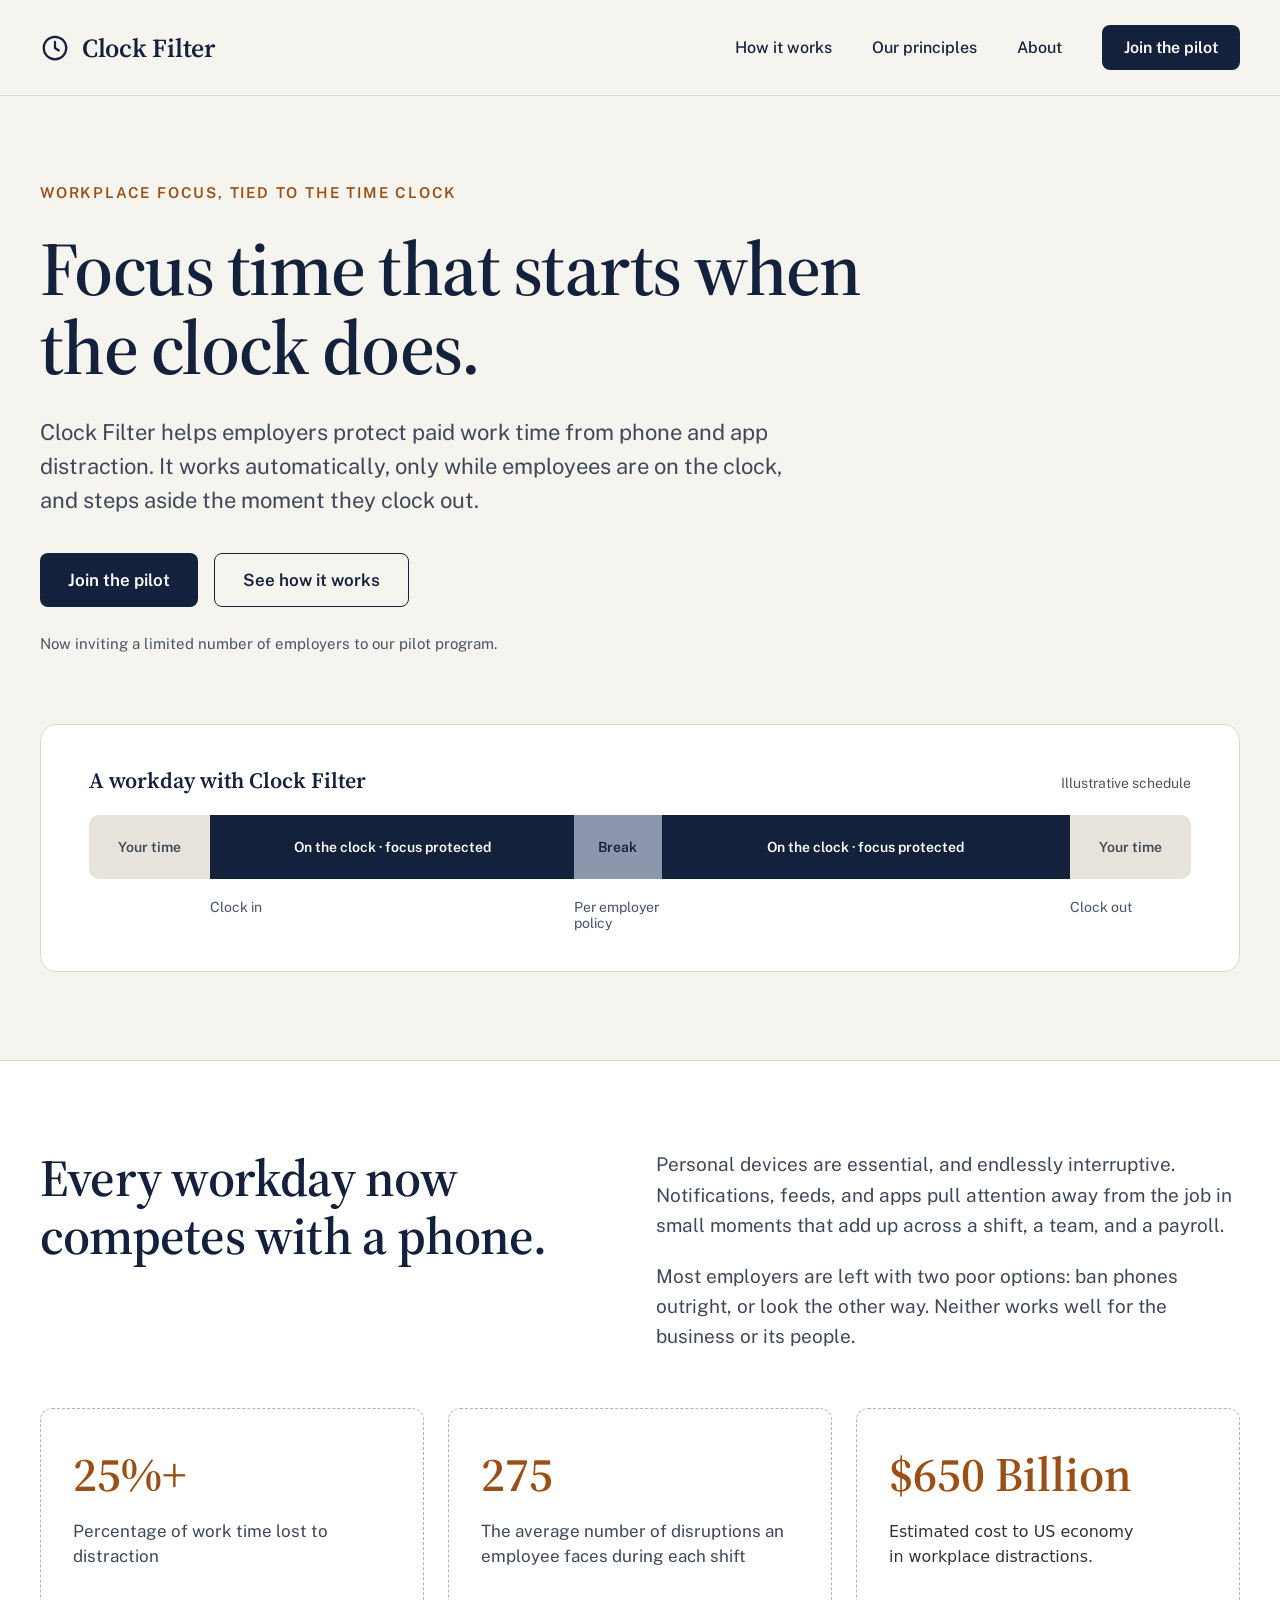
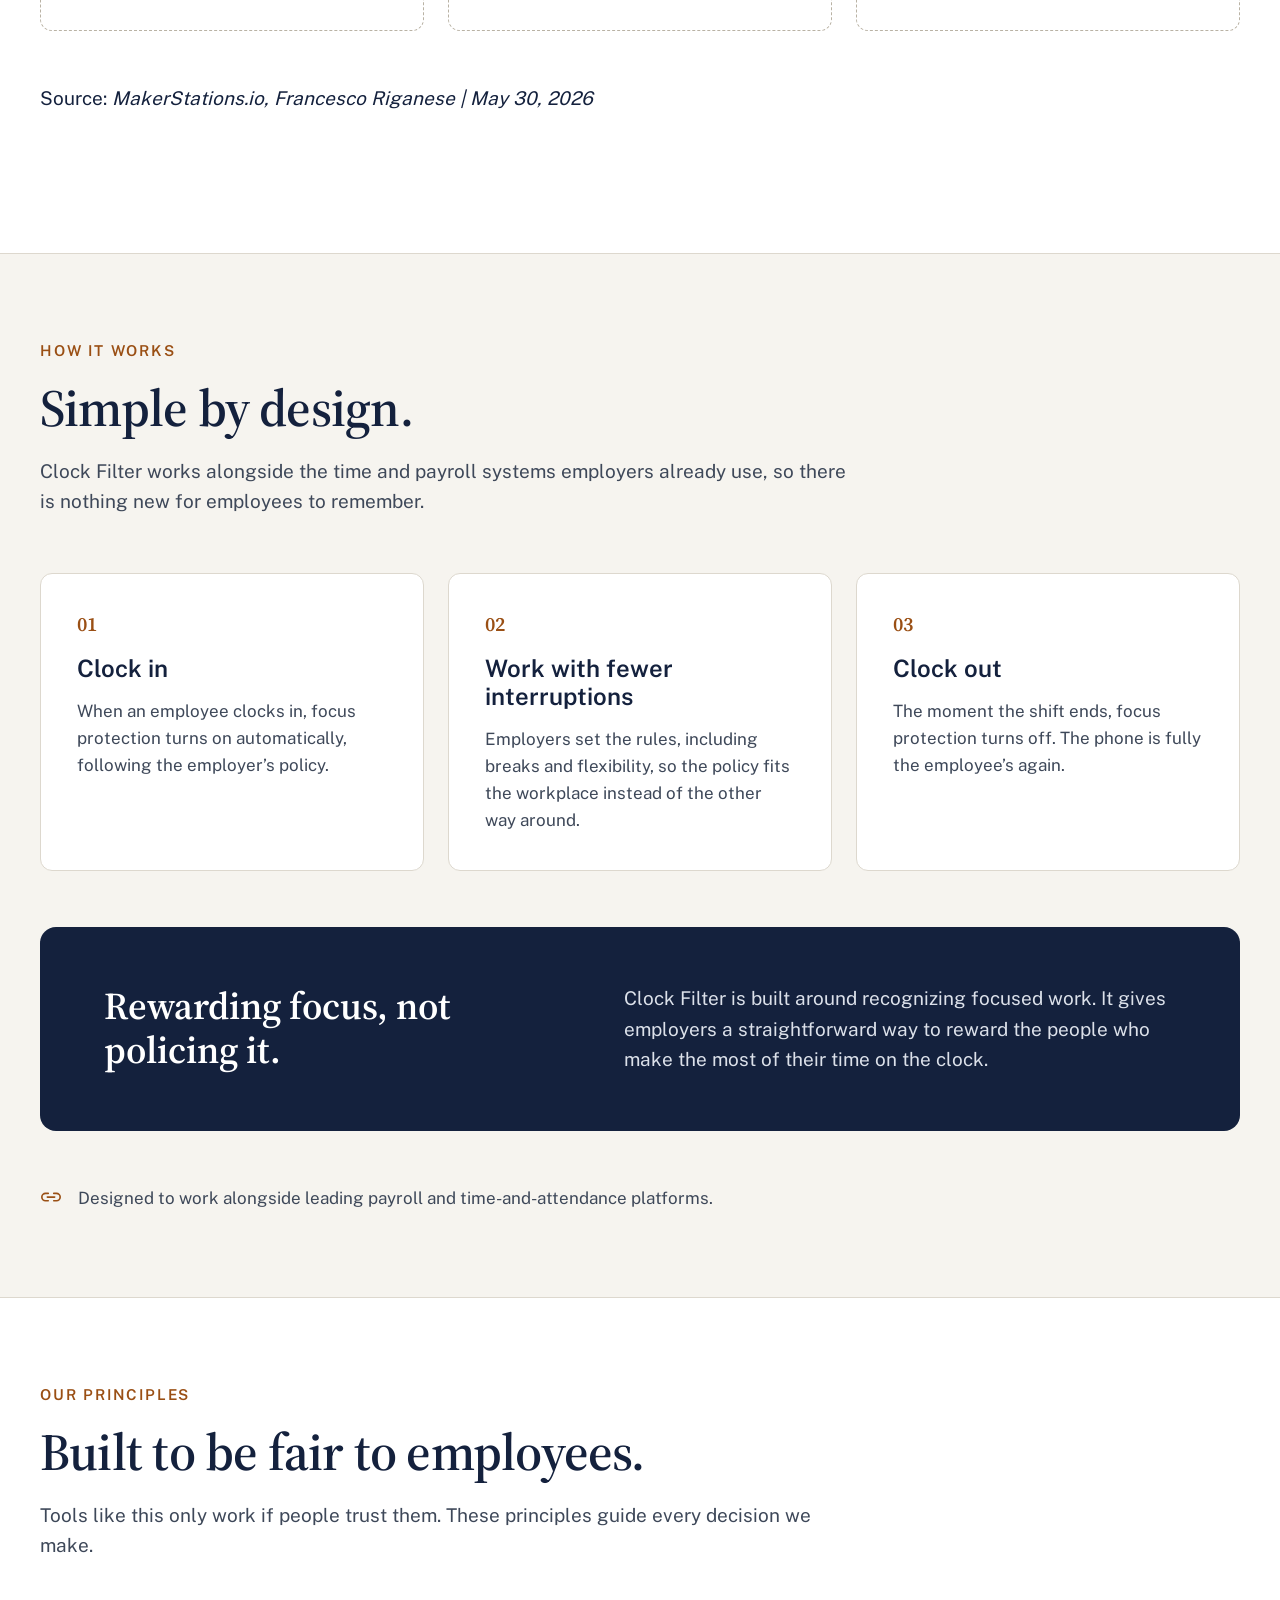
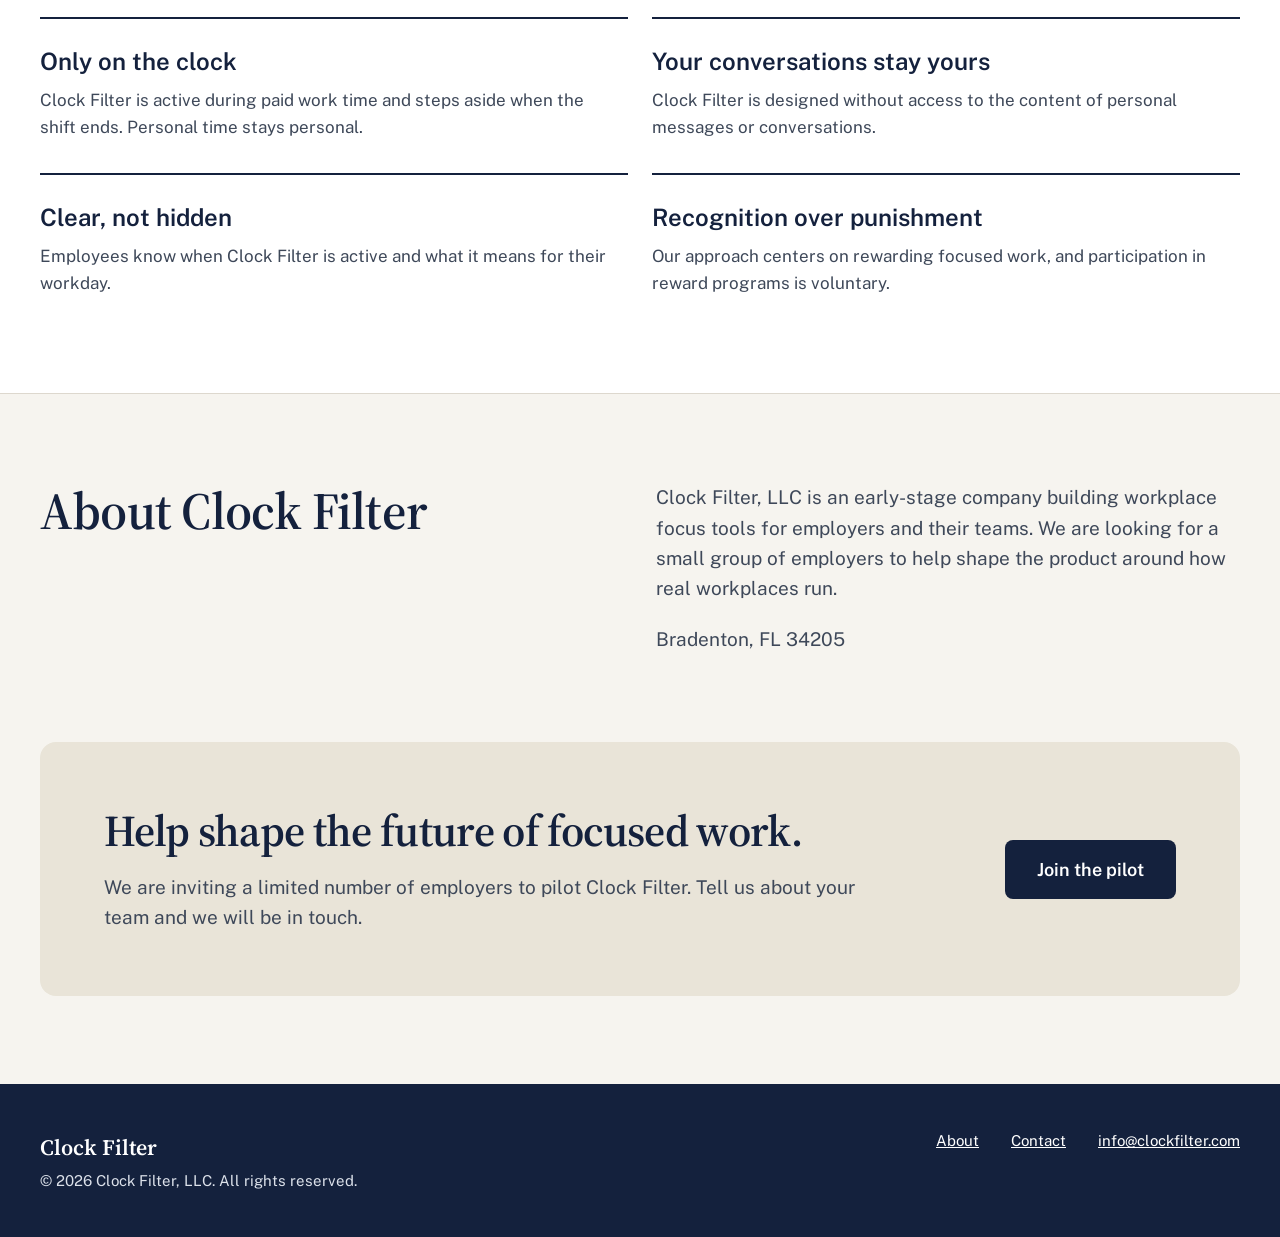
<file: index.html>
<!DOCTYPE html>
<html lang="en"><head>
<meta charset="utf-8">
<meta name="viewport" content="width=device-width, initial-scale=1">
<meta name="description" content="Clock Filter helps employers protect focus during paid work time and steps aside when the shift ends. Join our employer pilot.">
<link rel="icon" type="image/svg+xml" href="favicon.svg">
<link rel="canonical" href="https://clockfilter.com/">
<title>Clock Filter — Home</title>

<link rel="stylesheet" href="home.css">
</head>
<body>


<style>/* vietnamese */
@font-face {
  font-family: 'Public Sans';
  font-style: normal;
  font-weight: 400;
  font-display: swap;
  src: url("assets/fonts/public-sans-vietnamese.woff2") format('woff2');
  unicode-range: U+0102-0103, U+0110-0111, U+0128-0129, U+0168-0169, U+01A0-01A1, U+01AF-01B0, U+0300-0301, U+0303-0304, U+0308-0309, U+0323, U+0329, U+1EA0-1EF9, U+20AB;
}
/* latin-ext */
@font-face {
  font-family: 'Public Sans';
  font-style: normal;
  font-weight: 400;
  font-display: swap;
  src: url("assets/fonts/public-sans-latin-ext.woff2") format('woff2');
  unicode-range: U+0100-02BA, U+02BD-02C5, U+02C7-02CC, U+02CE-02D7, U+02DD-02FF, U+0304, U+0308, U+0329, U+1D00-1DBF, U+1E00-1E9F, U+1EF2-1EFF, U+2020, U+20A0-20AB, U+20AD-20C4, U+2113, U+2C60-2C7F, U+A720-A7FF;
}
/* latin */
@font-face {
  font-family: 'Public Sans';
  font-style: normal;
  font-weight: 400;
  font-display: swap;
  src: url("assets/fonts/public-sans-latin.woff2") format('woff2');
  unicode-range: U+0000-00FF, U+0131, U+0152-0153, U+02BB-02BC, U+02C6, U+02DA, U+02DC, U+0304, U+0308, U+0329, U+2000-206F, U+20AC, U+2122, U+2191, U+2193, U+2212, U+2215, U+FEFF, U+FFFD;
}
/* vietnamese */
@font-face {
  font-family: 'Public Sans';
  font-style: normal;
  font-weight: 500;
  font-display: swap;
  src: url("assets/fonts/public-sans-vietnamese.woff2") format('woff2');
  unicode-range: U+0102-0103, U+0110-0111, U+0128-0129, U+0168-0169, U+01A0-01A1, U+01AF-01B0, U+0300-0301, U+0303-0304, U+0308-0309, U+0323, U+0329, U+1EA0-1EF9, U+20AB;
}
/* latin-ext */
@font-face {
  font-family: 'Public Sans';
  font-style: normal;
  font-weight: 500;
  font-display: swap;
  src: url("assets/fonts/public-sans-latin-ext.woff2") format('woff2');
  unicode-range: U+0100-02BA, U+02BD-02C5, U+02C7-02CC, U+02CE-02D7, U+02DD-02FF, U+0304, U+0308, U+0329, U+1D00-1DBF, U+1E00-1E9F, U+1EF2-1EFF, U+2020, U+20A0-20AB, U+20AD-20C4, U+2113, U+2C60-2C7F, U+A720-A7FF;
}
/* latin */
@font-face {
  font-family: 'Public Sans';
  font-style: normal;
  font-weight: 500;
  font-display: swap;
  src: url("assets/fonts/public-sans-latin.woff2") format('woff2');
  unicode-range: U+0000-00FF, U+0131, U+0152-0153, U+02BB-02BC, U+02C6, U+02DA, U+02DC, U+0304, U+0308, U+0329, U+2000-206F, U+20AC, U+2122, U+2191, U+2193, U+2212, U+2215, U+FEFF, U+FFFD;
}
/* vietnamese */
@font-face {
  font-family: 'Public Sans';
  font-style: normal;
  font-weight: 600;
  font-display: swap;
  src: url("assets/fonts/public-sans-vietnamese.woff2") format('woff2');
  unicode-range: U+0102-0103, U+0110-0111, U+0128-0129, U+0168-0169, U+01A0-01A1, U+01AF-01B0, U+0300-0301, U+0303-0304, U+0308-0309, U+0323, U+0329, U+1EA0-1EF9, U+20AB;
}
/* latin-ext */
@font-face {
  font-family: 'Public Sans';
  font-style: normal;
  font-weight: 600;
  font-display: swap;
  src: url("assets/fonts/public-sans-latin-ext.woff2") format('woff2');
  unicode-range: U+0100-02BA, U+02BD-02C5, U+02C7-02CC, U+02CE-02D7, U+02DD-02FF, U+0304, U+0308, U+0329, U+1D00-1DBF, U+1E00-1E9F, U+1EF2-1EFF, U+2020, U+20A0-20AB, U+20AD-20C4, U+2113, U+2C60-2C7F, U+A720-A7FF;
}
/* latin */
@font-face {
  font-family: 'Public Sans';
  font-style: normal;
  font-weight: 600;
  font-display: swap;
  src: url("assets/fonts/public-sans-latin.woff2") format('woff2');
  unicode-range: U+0000-00FF, U+0131, U+0152-0153, U+02BB-02BC, U+02C6, U+02DA, U+02DC, U+0304, U+0308, U+0329, U+2000-206F, U+20AC, U+2122, U+2191, U+2193, U+2212, U+2215, U+FEFF, U+FFFD;
}





/* latin */
@font-face {
  font-family: 'Source Serif 4';
  font-style: normal;
  font-weight: 400;
  font-display: swap;
  src: url("assets/fonts/source-serif-latin.woff2") format('woff2');
  unicode-range: U+0000-00FF, U+0131, U+0152-0153, U+02BB-02BC, U+02C6, U+02DA, U+02DC, U+0304, U+0308, U+0329, U+2000-206F, U+20AC, U+2122, U+2191, U+2193, U+2212, U+2215, U+FEFF, U+FFFD;
}





/* latin */
@font-face {
  font-family: 'Source Serif 4';
  font-style: normal;
  font-weight: 600;
  font-display: swap;
  src: url("assets/fonts/source-serif-latin.woff2") format('woff2');
  unicode-range: U+0000-00FF, U+0131, U+0152-0153, U+02BB-02BC, U+02C6, U+02DA, U+02DC, U+0304, U+0308, U+0329, U+2000-206F, U+20AC, U+2122, U+2191, U+2193, U+2212, U+2215, U+FEFF, U+FFFD;
}
</style>
<style>
body{margin:0;background:#F6F4EF;font-family:"Public Sans",system-ui,-apple-system,"Segoe UI",sans-serif;color:#14213D}
a{color:#14213D}a:hover{color:#9A4F14}
</style>

<div style="width: 1440px; height: 4100px; box-sizing: border-box; display: flex; flex-direction: column; background: #F6F4EF; color: #14213D; font-family: 'Public Sans', system-ui, sans-serif" class="page">

<header style="height: 96px; box-sizing: border-box; padding: 0 120px; display: flex; align-items: center; justify-content: space-between; border-bottom: 1px solid #DDD8CE">
<a href="#top" style="display: flex; align-items: center; gap: 12px; text-decoration: none; color: #14213D">
<svg width="30" height="30" viewBox="0 0 24 24" fill="none" stroke="currentColor" stroke-width="1.8" stroke-linecap="round" stroke-linejoin="round" aria-hidden="true"><circle cx="12" cy="12" r="9"></circle><path d="M12 7v5l3 2"></path></svg>
<span style="font-family: 'Source Serif 4', Georgia, serif; font-size: 26px; font-weight: 600; letter-spacing: -0.01em">Clock Filter</span>
</a>
<nav style="display: flex; align-items: center; gap: 40px; font-size: 16px; font-weight: 500">
<a href="#how" style="text-decoration: none">How it works</a>
<a href="#fair" style="text-decoration: none">Our principles</a>
<a href="#about" style="text-decoration: none">About</a>
<a href="#cta" style="text-decoration: none; background: #14213D; color: #FFFFFF; padding: 13px 22px; border-radius: 8px; font-weight: 600">Join the pilot</a>
</nav>
</header>

<section id="top" style="padding: 112px 120px 120px; display: flex; flex-direction: column; gap: 72px">
<div style="display: flex; flex-direction: column; gap: 28px; max-width: 900px">
<div style="font-size: 15px; font-weight: 600; letter-spacing: 0.12em; text-transform: uppercase; color: #9A4F14">Workplace focus, tied to the time clock</div>
<h1 style="margin: 0; font-family: 'Source Serif 4', Georgia, serif; font-weight: 600; font-size: 76px; line-height: 1.04; letter-spacing: -0.02em">Focus time that starts when the clock does.</h1>
<p style="margin: 0; font-size: 22px; line-height: 1.55; color: #3E4859; max-width: 760px">Clock Filter helps employers protect paid work time from phone and app distraction. It works automatically, only while employees are on the clock, and steps aside the moment they clock out.</p>
<div style="display: flex; gap: 16px; align-items: center; margin-top: 8px">
<a href="#cta" style="text-decoration: none; background: #14213D; color: #FFFFFF; padding: 17px 28px; border-radius: 8px; font-size: 17px; font-weight: 600">Join the pilot</a>
<a href="#how" style="text-decoration: none; border: 1px solid #14213D; padding: 16px 28px; border-radius: 8px; font-size: 17px; font-weight: 600">See how it works</a>
</div>
<div style="font-size: 15px; color: #4A5468">Now inviting a limited number of employers to our pilot program.</div>
</div>

<div style="background: #FFFFFF; border: 1px solid #DDD8CE; border-radius: 16px; padding: 40px 48px; display: flex; flex-direction: column; gap: 20px">
<div style="display: flex; justify-content: space-between; align-items: baseline">
<div style="font-family: 'Source Serif 4', Georgia, serif; font-size: 22px; font-weight: 600">A workday with Clock Filter</div>
<div style="font-size: 14px; color: #4A5468">Illustrative schedule</div>
</div>
<div style="display: flex; height: 64px; border-radius: 10px; overflow: hidden; font-size: 14px; font-weight: 600">
<div style="width: 11%; background: #E7E3DA; color: #3E4859; display: flex; align-items: center; justify-content: center">Your time</div>
<div style="width: 33%; background: #14213D; color: #FFFFFF; display: flex; align-items: center; justify-content: center">On the clock · focus protected</div>
<div style="width: 8%; background: #8C97AE; color: #14213D; display: flex; align-items: center; justify-content: center">Break</div>
<div style="width: 37%; background: #14213D; color: #FFFFFF; display: flex; align-items: center; justify-content: center">On the clock · focus protected</div>
<div style="width: 11%; background: #E7E3DA; color: #3E4859; display: flex; align-items: center; justify-content: center">Your time</div>
</div>
<div style="display: flex; font-size: 14px; color: #4A5468">
<div style="width: 11%">&nbsp;</div>
<div style="width: 33%">Clock in</div>
<div style="width: 8%">Per employer policy</div>
<div style="width: 37%">&nbsp;</div>
<div style="width: 11%">Clock out</div>
</div>
</div>
</section>

<section id="problem" style="padding: 112px 120px; background: #FFFFFF; border-top: 1px solid #DDD8CE; border-bottom: 1px solid #DDD8CE; display: flex; flex-direction: column; gap: 56px; height: 440px">
<div style="display: flex; gap: 96px; align-items: flex-start">
<h2 style="margin: 0; flex: 0 0 520px; font-family: 'Source Serif 4', Georgia, serif; font-weight: 600; font-size: 52px; line-height: 1.1; letter-spacing: -0.015em">Every workday now competes with a phone.</h2>
<div style="display: flex; flex-direction: column; gap: 20px; font-size: 19px; line-height: 1.6; color: #3E4859">
<p style="margin: 0">Personal devices are essential, and endlessly interruptive. Notifications, feeds, and apps pull attention away from the job in small moments that add up across a shift, a team, and a payroll.</p>
<p style="margin: 0">Most employers are left with two poor options: ban phones outright, or look the other way. Neither works well for the business or its people.</p>
</div>
</div>
<div style="display: grid; grid-template-columns: repeat(3, minmax(0, 1fr)); gap: 24px">
<div style="border: 1px dashed #B9B2A4; border-radius: 12px; padding: 32px; display: flex; flex-direction: column; gap: 12px; height: 111px">
<div style="font-family: 'Source Serif 4', Georgia, serif; font-size: 48px; font-weight: 600; color: #9A4F14">25%+</div>
<div style="font-size: 17px; line-height: 1.5; color: #3E4859">Percentage of work time lost to distraction</div>

</div>
<div style="border: 1px dashed #B9B2A4; border-radius: 12px; padding: 32px; display: flex; flex-direction: column; gap: 12px; height: 111px">
<div style="font-family: 'Source Serif 4', Georgia, serif; font-size: 48px; font-weight: 600; color: #9A4F14">275</div>
<div style="font-size: 17px; line-height: 1.5; color: #3E4859">The average number of disruptions an employee faces during each shift</div>
<div style="font-size: 14px; color: #4A5468"><br>
</div>
</div>
<div style="border: 1px dashed #B9B2A4; border-radius: 12px; padding: 32px; display: flex; flex-direction: column; gap: 12px; position: relative; height: 111px">
<div style="font-family: 'Source Serif 4', Georgia, serif; font-size: 48px; font-weight: 600; color: #9A4F14">$650 Billion</div>
<div style="font-size: 17px; line-height: 1.5; color: #3E4859"><span style="color: rgb(51, 51, 51); font-family: &quot;Reddit Sans&quot;, system-ui, -apple-system, &quot;Segoe UI&quot;, Arial, sans-serif; font-size: 15.9398px">Estimated cost to US economy in&nbsp;workplace distractions.</span></div>

</div>
</div>

<span style="font-size: 19px">Source: <i>MakerStations.io, Francesco Riganese | May 30, 2026</i></span><span style="width: 590px; height: 27px; font-size: 19px"><font color="#3a3a3a" face="Reddit Sans, system-ui, -apple-system, Segoe UI, Arial, sans-serif" style="font-size: 19px"></font></span></section>

<section id="how" style="padding: 112px 120px; display: flex; flex-direction: column; gap: 56px">
<div style="display: flex; flex-direction: column; gap: 20px; max-width: 820px">
<div style="font-size: 15px; font-weight: 600; letter-spacing: 0.12em; text-transform: uppercase; color: #9A4F14">How it works</div>
<h2 style="margin: 0; font-family: 'Source Serif 4', Georgia, serif; font-weight: 600; font-size: 52px; line-height: 1.1; letter-spacing: -0.015em">Simple by design.</h2>
<p style="margin: 0; font-size: 19px; line-height: 1.6; color: #3E4859">Clock Filter works alongside the time and payroll systems employers already use, so there is nothing new for employees to remember.</p>
</div>
<div style="display: grid; grid-template-columns: repeat(3, minmax(0, 1fr)); gap: 24px">
<div style="background: #FFFFFF; border: 1px solid #DDD8CE; border-radius: 12px; padding: 36px; display: flex; flex-direction: column; gap: 16px">
<div style="font-family: 'Source Serif 4', Georgia, serif; font-size: 20px; color: #9A4F14; font-weight: 600">01</div>
<h3 style="margin: 0; font-size: 24px; font-weight: 600">Clock in</h3>
<p style="margin: 0; font-size: 17px; line-height: 1.6; color: #3E4859">When an employee clocks in, focus protection turns on automatically, following the employer’s policy.</p>
</div>
<div style="background: #FFFFFF; border: 1px solid #DDD8CE; border-radius: 12px; padding: 36px; display: flex; flex-direction: column; gap: 16px">
<div style="font-family: 'Source Serif 4', Georgia, serif; font-size: 20px; color: #9A4F14; font-weight: 600">02</div>
<h3 style="margin: 0; font-size: 24px; font-weight: 600">Work with fewer interruptions</h3>
<p style="margin: 0; font-size: 17px; line-height: 1.6; color: #3E4859">Employers set the rules, including breaks and flexibility, so the policy fits the workplace instead of the other way around.</p>
</div>
<div style="background: #FFFFFF; border: 1px solid #DDD8CE; border-radius: 12px; padding: 36px; display: flex; flex-direction: column; gap: 16px">
<div style="font-family: 'Source Serif 4', Georgia, serif; font-size: 20px; color: #9A4F14; font-weight: 600">03</div>
<h3 style="margin: 0; font-size: 24px; font-weight: 600">Clock out</h3>
<p style="margin: 0; font-size: 17px; line-height: 1.6; color: #3E4859">The moment the shift ends, focus protection turns off. The phone is fully the employee’s again.</p>
</div>
</div>
<div style="background: #14213D; color: #FFFFFF; border-radius: 16px; padding: 56px 64px; display: flex; gap: 80px; align-items: center">
<h3 style="margin: 0; flex: 0 0 440px; font-family: 'Source Serif 4', Georgia, serif; font-weight: 600; font-size: 38px; line-height: 1.15">Rewarding focus, not policing it.</h3>
<p style="margin: 0; font-size: 19px; line-height: 1.6; color: #DCE1EA">Clock Filter is built around recognizing focused work. It gives employers a straightforward way to reward the people who make the most of their time on the clock.</p>
</div>
<div style="display: flex; align-items: center; gap: 16px; font-size: 17px; color: #3E4859">
<svg width="22" height="22" viewBox="0 0 24 24" fill="none" stroke="#9A4F14" stroke-width="1.8" stroke-linecap="round" stroke-linejoin="round" aria-hidden="true"><path d="M9 7H6a4 4 0 0 0 0 8h3"></path><path d="M15 7h3a4 4 0 0 1 0 8h-3"></path><path d="M8 11h8"></path></svg>
<span>Designed to work alongside leading payroll and time-and-attendance platforms.</span>
</div>
</section>

<section id="fair" style="padding: 112px 120px; background: #FFFFFF; border-top: 1px solid #DDD8CE; border-bottom: 1px solid #DDD8CE; display: flex; flex-direction: column; gap: 56px; height: 383px">
<div style="display: flex; flex-direction: column; gap: 20px; max-width: 820px">
<div style="font-size: 15px; font-weight: 600; letter-spacing: 0.12em; text-transform: uppercase; color: #9A4F14">Our principles</div>
<h2 style="margin: 0; font-family: 'Source Serif 4', Georgia, serif; font-weight: 600; font-size: 52px; line-height: 1.1; letter-spacing: -0.015em">Built to be fair to employees.</h2>
<p style="margin: 0; font-size: 19px; line-height: 1.6; color: #3E4859">Tools like this only work if people trust them. These principles guide every decision we make.</p>
</div>
<div style="display: grid; grid-template-columns: repeat(2, minmax(0, 1fr)); gap: 24px">
<div style="border-top: 2px solid #14213D; padding: 28px 8px 8px 0; display: flex; flex-direction: column; gap: 12px">
<h3 style="margin: 0; font-size: 24px; font-weight: 600">Only on the clock</h3>
<p style="margin: 0; font-size: 17px; line-height: 1.6; color: #3E4859">Clock Filter is active during paid work time and steps aside when the shift ends. Personal time stays personal.</p>
</div>
<div style="border-top: 2px solid #14213D; padding: 28px 8px 8px 0; display: flex; flex-direction: column; gap: 12px">
<h3 style="margin: 0; font-size: 24px; font-weight: 600">Your conversations stay yours</h3>
<p style="margin: 0; font-size: 17px; line-height: 1.6; color: #3E4859">Clock Filter is designed without access to the content of personal messages or conversations.</p>
</div>
<div style="border-top: 2px solid #14213D; padding: 28px 8px 8px 0; display: flex; flex-direction: column; gap: 12px">
<h3 style="margin: 0; font-size: 24px; font-weight: 600">Clear, not hidden</h3>
<p style="margin: 0; font-size: 17px; line-height: 1.6; color: #3E4859">Employees know when Clock Filter is active and what it means for their workday.</p>
</div>
<div style="border-top: 2px solid #14213D; padding: 28px 8px 8px 0; display: flex; flex-direction: column; gap: 12px">
<h3 style="margin: 0; font-size: 24px; font-weight: 600">Recognition over punishment</h3>
<p style="margin: 0; font-size: 17px; line-height: 1.6; color: #3E4859">Our approach centers on rewarding focused work, and participation in reward programs is voluntary.</p>
</div>
</div>
</section>

<section id="about" style="padding: 112px 120px; display: flex; gap: 96px; align-items: flex-start; height: 126px">
<h2 style="margin: 0; flex: 0 0 520px; font-family: 'Source Serif 4', Georgia, serif; font-weight: 600; font-size: 52px; line-height: 1.1; letter-spacing: -0.015em">About Clock Filter</h2>
<div style="display: flex; flex-direction: column; gap: 20px; font-size: 19px; line-height: 1.6; color: #3E4859">
<p style="margin: 0">Clock Filter, LLC is an early-stage company building workplace focus tools for employers and their teams. We are looking for a small group of employers to help shape the product around how real workplaces run.</p>

<p style="margin: 0">Bradenton, FL 34205</p>
</div>
</section>

<section id="cta" style="margin: 0 120px 112px; background: #E9E4D8; border-radius: 16px; padding: 72px 80px; display: flex; justify-content: space-between; align-items: center; gap: 64px">
<div style="display: flex; flex-direction: column; gap: 16px; max-width: 760px">
<h2 style="margin: 0; font-family: 'Source Serif 4', Georgia, serif; font-weight: 600; font-size: 44px; line-height: 1.12; letter-spacing: -0.015em">Help shape the future of focused work.</h2>
<p style="margin: 0; font-size: 19px; line-height: 1.6; color: #3E4859">We are inviting a limited number of employers to pilot Clock Filter. Tell us about your team and we will be in touch.</p>
</div>
<a href="mailto:info@clockfilter.com?subject=Clock%20Filter%20pilot%20enquiry" style="flex: 0 0 auto; text-decoration: none; background: #14213D; color: #FFFFFF; padding: 19px 32px; border-radius: 8px; font-size: 18px; font-weight: 600">Join the pilot</a>
</section>

<footer style="flex-grow: 1; background: #14213D; color: #DCE1EA; padding: 56px 120px; display: flex; justify-content: space-between; align-items: flex-start; font-size: 15px">
<div style="display: flex; flex-direction: column; gap: 10px">
<div style="font-family: 'Source Serif 4', Georgia, serif; font-size: 22px; font-weight: 600; color: #FFFFFF">Clock Filter</div>
<div>© 2026 Clock Filter, LLC. All rights reserved.</div>

</div>
<div style="display: flex; gap: 32px">
<a href="/about/" style="color: #FFFFFF">About</a>
<a href="/contact/" style="color: #FFFFFF">Contact</a>
<a href="mailto:info@clockfilter.com" style="color: #FFFFFF">info@clockfilter.com</a>
</div>
</footer>

</div>




</body></html>
</file>
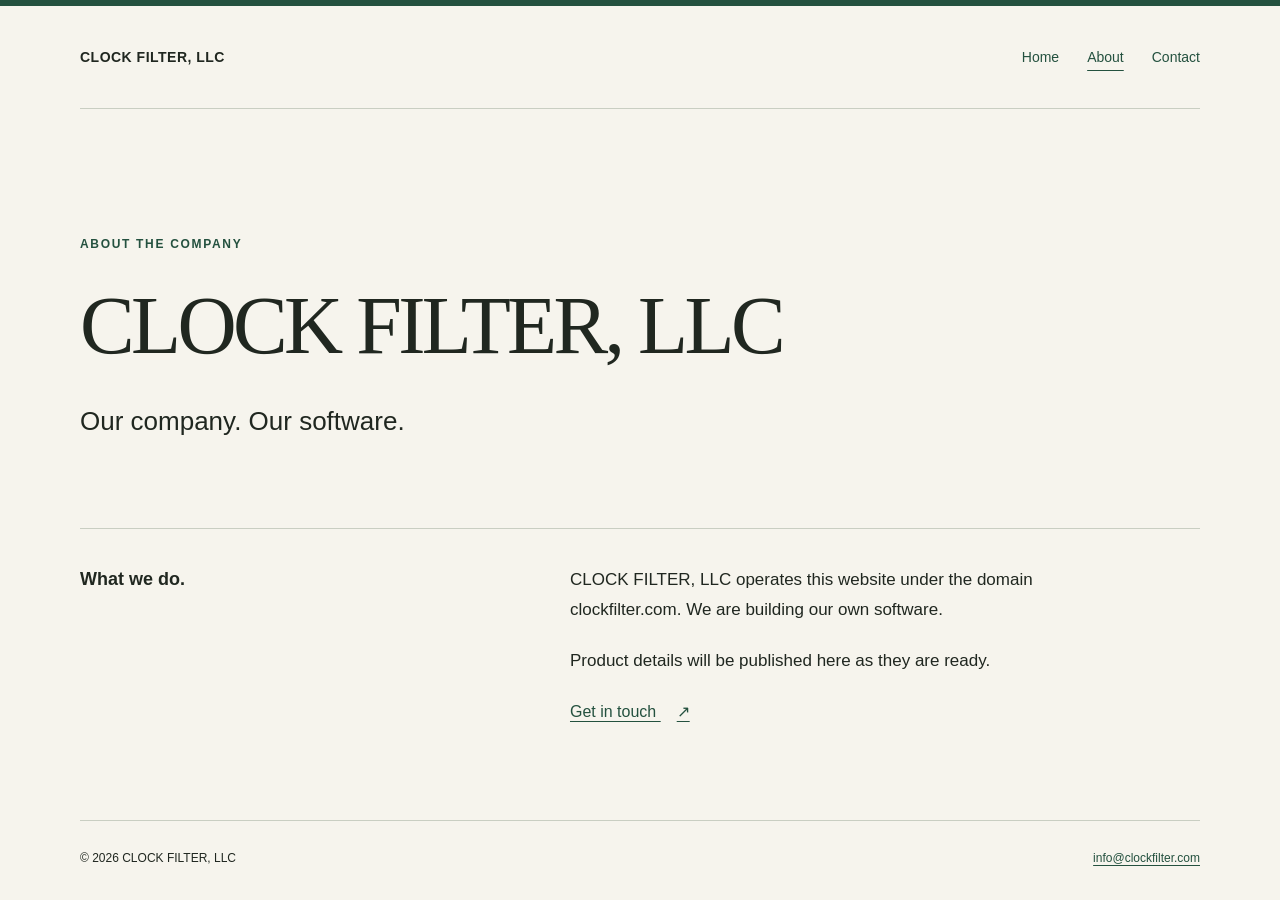
<file: about/index.html>
<!doctype html>
<html lang="en">
<head>
  <meta charset="utf-8">
  <meta name="viewport" content="width=device-width, initial-scale=1">
  <title>About — CLOCK FILTER, LLC</title>
  <meta name="description" content="About CLOCK FILTER, LLC, the company operating clockfilter.com and building its own software.">
  <link rel="stylesheet" href="/styles.css">
</head>
<body>
  <a class="skip-link" href="#main">Skip to content</a>
  <div class="shell">
    <header><a class="wordmark" href="/">CLOCK FILTER, LLC</a><nav aria-label="Main navigation"><a href="/">Home</a><a href="/about" aria-current="page">About</a><a href="/contact">Contact</a></nav></header>
    <main id="main"><section class="intro"><p class="eyebrow">About the company</p><h1>CLOCK FILTER, LLC</h1><p class="lead">Our company. Our software.</p></section>
<section class="detail"><h2>What we do.</h2><div><p>CLOCK FILTER, LLC operates this website under the domain clockfilter.com. We are building our own software.</p><p>Product details will be published here as they are ready.</p><a class="text-link" href="/contact">Get in touch <span aria-hidden="true">↗</span></a></div></section></main>
    <footer><p>© 2026 CLOCK FILTER, LLC</p><a href="mailto:info@clockfilter.com">info@clockfilter.com</a></footer>
  </div>
</body>
</html>
</file>
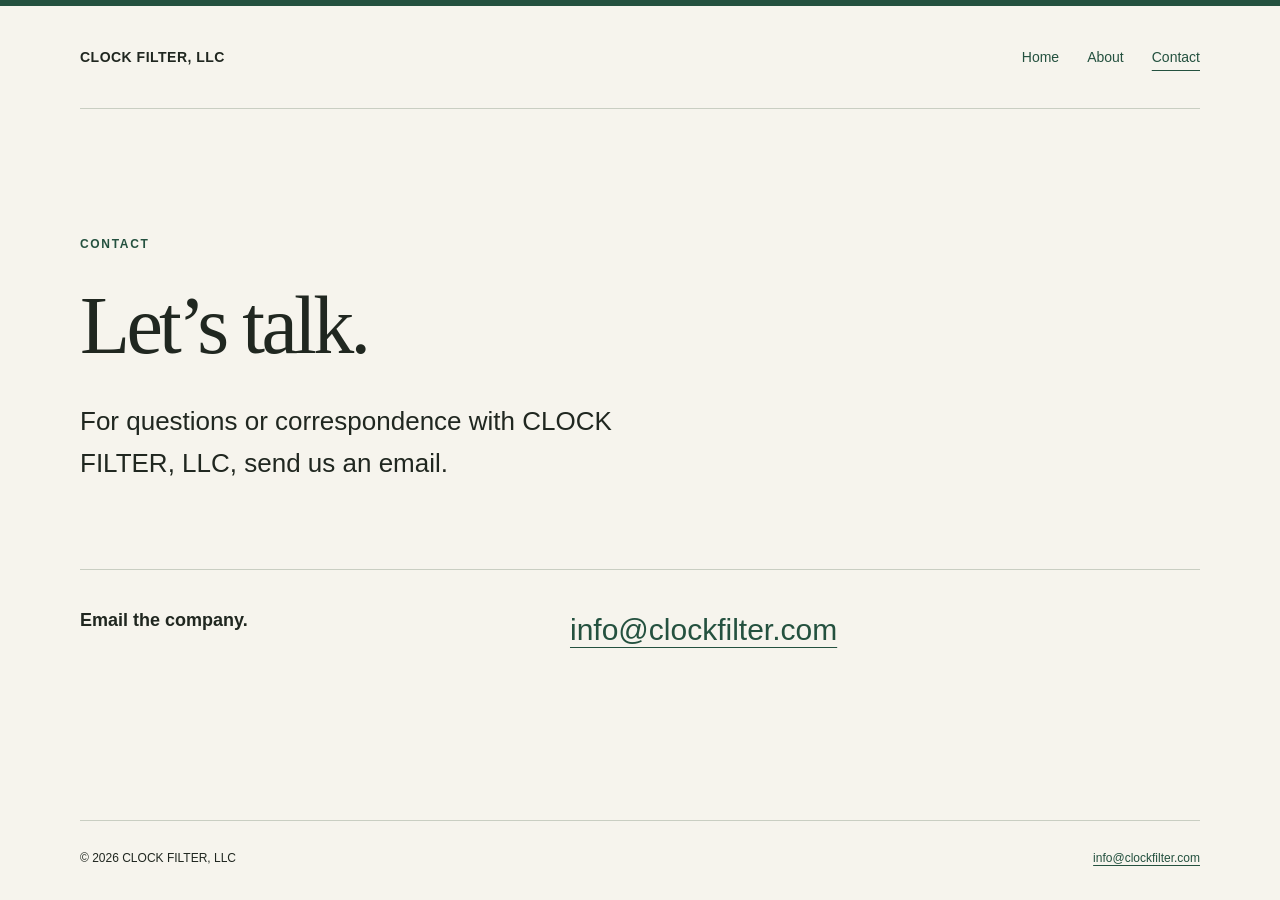
<file: contact/index.html>
<!doctype html>
<html lang="en">
<head>
  <meta charset="utf-8">
  <meta name="viewport" content="width=device-width, initial-scale=1">
  <title>Contact — CLOCK FILTER, LLC</title>
  <meta name="description" content="Contact CLOCK FILTER, LLC by email at info@clockfilter.com.">
  <link rel="stylesheet" href="/styles.css">
</head>
<body>
  <a class="skip-link" href="#main">Skip to content</a>
  <div class="shell">
    <header><a class="wordmark" href="/">CLOCK FILTER, LLC</a><nav aria-label="Main navigation"><a href="/">Home</a><a href="/about">About</a><a href="/contact" aria-current="page">Contact</a></nav></header>
    <main id="main"><section class="intro"><p class="eyebrow">Contact</p><h1>Let’s talk.</h1><p class="lead">For questions or correspondence with CLOCK FILTER, LLC, send us an email.</p></section>
<section class="detail"><h2>Email the company.</h2><div><a class="email-link" href="mailto:info@clockfilter.com">info@clockfilter.com</a></div></section></main>
    <footer><p>© 2026 CLOCK FILTER, LLC</p><a href="mailto:info@clockfilter.com">info@clockfilter.com</a></footer>
  </div>
</body>
</html>
</file>
<file: home.css>
* { box-sizing: border-box; }
html { scroll-behavior: smooth; scroll-padding-top: 24px; }
.page { width: 100% !important; height: auto !important; }
.page > section { height: auto !important; padding: 88px max(24px, calc((100vw - 1200px) / 2)) !important; }
.page > header { padding: 20px max(24px, calc((100vw - 1200px) / 2)) !important; height: auto !important; min-height: 96px; gap: 24px; }
.page > footer { padding: 48px max(24px, calc((100vw - 1200px) / 2)) !important; gap: 32px; }
#cta { margin: 0 max(24px, calc((100vw - 1200px) / 2)) 88px !important; padding: 64px !important; }
#problem > div:nth-child(2) > div { height: auto !important; min-height: 180px; }
#problem > span { width: auto !important; height: auto !important; }
a:focus-visible { outline: 3px solid #9A4F14; outline-offset: 5px; }
@media (max-width: 1100px) {
 .page > header { flex-wrap: wrap; }
 nav { flex-wrap: wrap; gap: 20px !important; }
 #problem > div:first-child, #about, #how > div:nth-child(3), #cta { flex-direction: column !important; gap: 32px !important; }
 #problem h2, #about h2, #how > div:nth-child(3) h3 { flex: auto !important; }
 #problem > div:nth-child(2), #how > div:nth-child(2) { grid-template-columns: 1fr !important; }
 #problem > div:nth-child(2) > div { min-height: 0; }
}
@media (max-width: 640px) {
 .page > section { padding: 56px 24px !important; gap: 32px !important; }
 .page > header { padding: 24px !important; }
 nav { font-size: 14px !important; gap: 16px !important; }
 h1 { font-size: 46px !important; }
 h2 { font-size: 36px !important; }
 h3 { font-size: 25px !important; }
 #top > div:first-child { gap: 24px !important; }
 #top > div:first-child > div:nth-child(4) { flex-wrap: wrap; }
 #top > div:nth-child(2) { padding: 24px !important; overflow-x: auto; }
 #top > div:nth-child(2) > div { min-width: 590px; }
 #fair > div:nth-child(2) { grid-template-columns: 1fr !important; }
 #how > div:nth-child(3) { padding: 32px !important; }
 #cta { margin: 0 24px 56px !important; padding: 32px !important; align-items: flex-start !important; }
 footer, footer > div:last-child { flex-direction: column !important; gap: 24px !important; }
}
@media (prefers-reduced-motion: reduce) { html { scroll-behavior: auto; } }
</file>
<file: styles.css>
* { box-sizing: border-box; }
:root { color-scheme: light; --paper: #f6f4ed; --ink: #202720; --green: #24513f; --rule: #c9cec2; }
html { background: var(--paper); color: var(--ink); font-family: -apple-system, BlinkMacSystemFont, "Segoe UI", sans-serif; }
body { margin: 0; border-top: 6px solid var(--green); }
a { color: var(--green); text-underline-offset: .24em; text-decoration-thickness: 1px; }
a:hover { text-decoration-thickness: 2px; }
a:focus-visible { outline: 3px solid var(--green); outline-offset: 6px; border-radius: 1px; }
.shell { width: min(1120px, calc(100% - 112px)); margin-inline: auto; min-height: calc(100svh - 6px); display: flex; flex-direction: column; }
header { display: flex; justify-content: space-between; align-items: center; gap: 24px; padding: 35px 0; border-bottom: 1px solid var(--rule); }
.wordmark { color: var(--ink); font-size: 14px; font-weight: 700; letter-spacing: .035em; text-decoration: none; }
nav { display: flex; gap: 28px; flex-wrap: wrap; }
nav a { font-size: 14px; text-decoration: none; padding-block: 8px; }
nav a[aria-current="page"] { text-decoration: underline; text-underline-offset: 8px; }
main { flex: 1; }
.intro { padding: clamp(64px, 10vw, 130px) 0 85px; }
.eyebrow { font-size: 12px; color: var(--green); text-transform: uppercase; letter-spacing: .14em; font-weight: 650; margin: 0 0 30px; }
h1 { font-family: Georgia, "Times New Roman", serif; font-weight: 400; font-size: clamp(44px, 6.8vw, 82px); line-height: 1.1; letter-spacing: -.045em; margin: 0 0 30px; max-width: 100%; overflow-wrap: break-word; }
.lead { max-width: 620px; font-size: clamp(20px, 2.3vw, 26px); line-height: 1.6; margin: 0; }
.detail { border-top: 1px solid var(--rule); padding: 36px 0 80px; display: grid; grid-template-columns: 1fr 1.4fr; gap: 40px; }
h2 { font-size: 18px; font-weight: 600; margin: 0; line-height: 1.6; }
.detail p { font-size: 17px; line-height: 1.8; margin: 0 0 20px; max-width: 520px; }
.text-link { display: inline-block; font-size: 16px; margin-top: 5px; }
.text-link span { margin-left: 16px; }
.email-link { font-size: clamp(20px, 3vw, 30px); line-height: 1.6; overflow-wrap: anywhere; }
footer { border-top: 1px solid var(--rule); padding: 28px 0 32px; display: flex; gap: 18px; justify-content: space-between; flex-wrap: wrap; font-size: 12px; line-height: 1.6; }
footer p { margin: 0; }
.skip-link { position: fixed; top: 12px; left: 16px; padding: 12px; background: var(--paper); transform: translateY(-160%); z-index: 2; }
.skip-link:focus { transform: translateY(0); }
@media (max-width: 640px) { .shell { width: calc(100% - 40px); } header { align-items: flex-start; flex-direction: column; gap: 20px; padding: 25px 0; } nav { gap: 28px; } .intro { padding: 64px 0 54px; } h1 { font-size: clamp(42px, 10vw, 64px); } .detail { grid-template-columns: 1fr; gap: 20px; padding: 28px 0 56px; } footer { flex-direction: column; gap: 10px; } }
</file>
